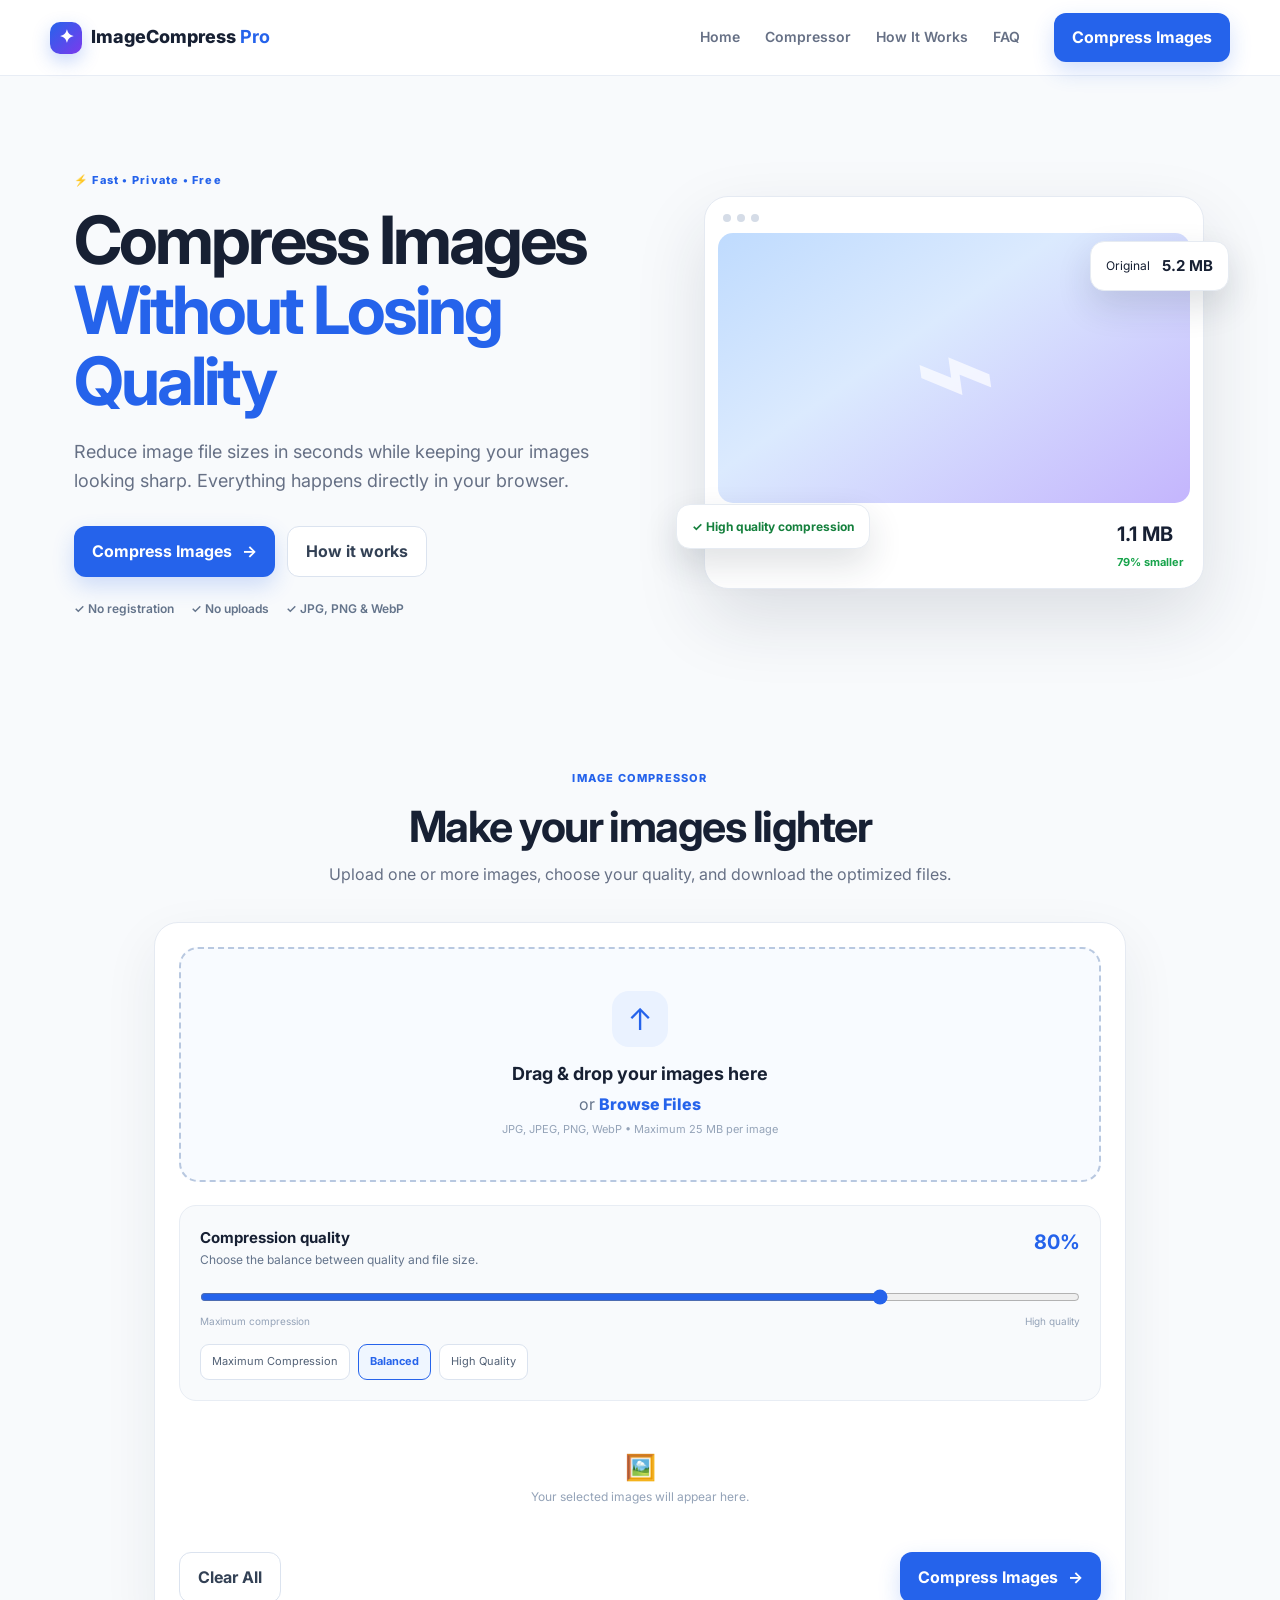
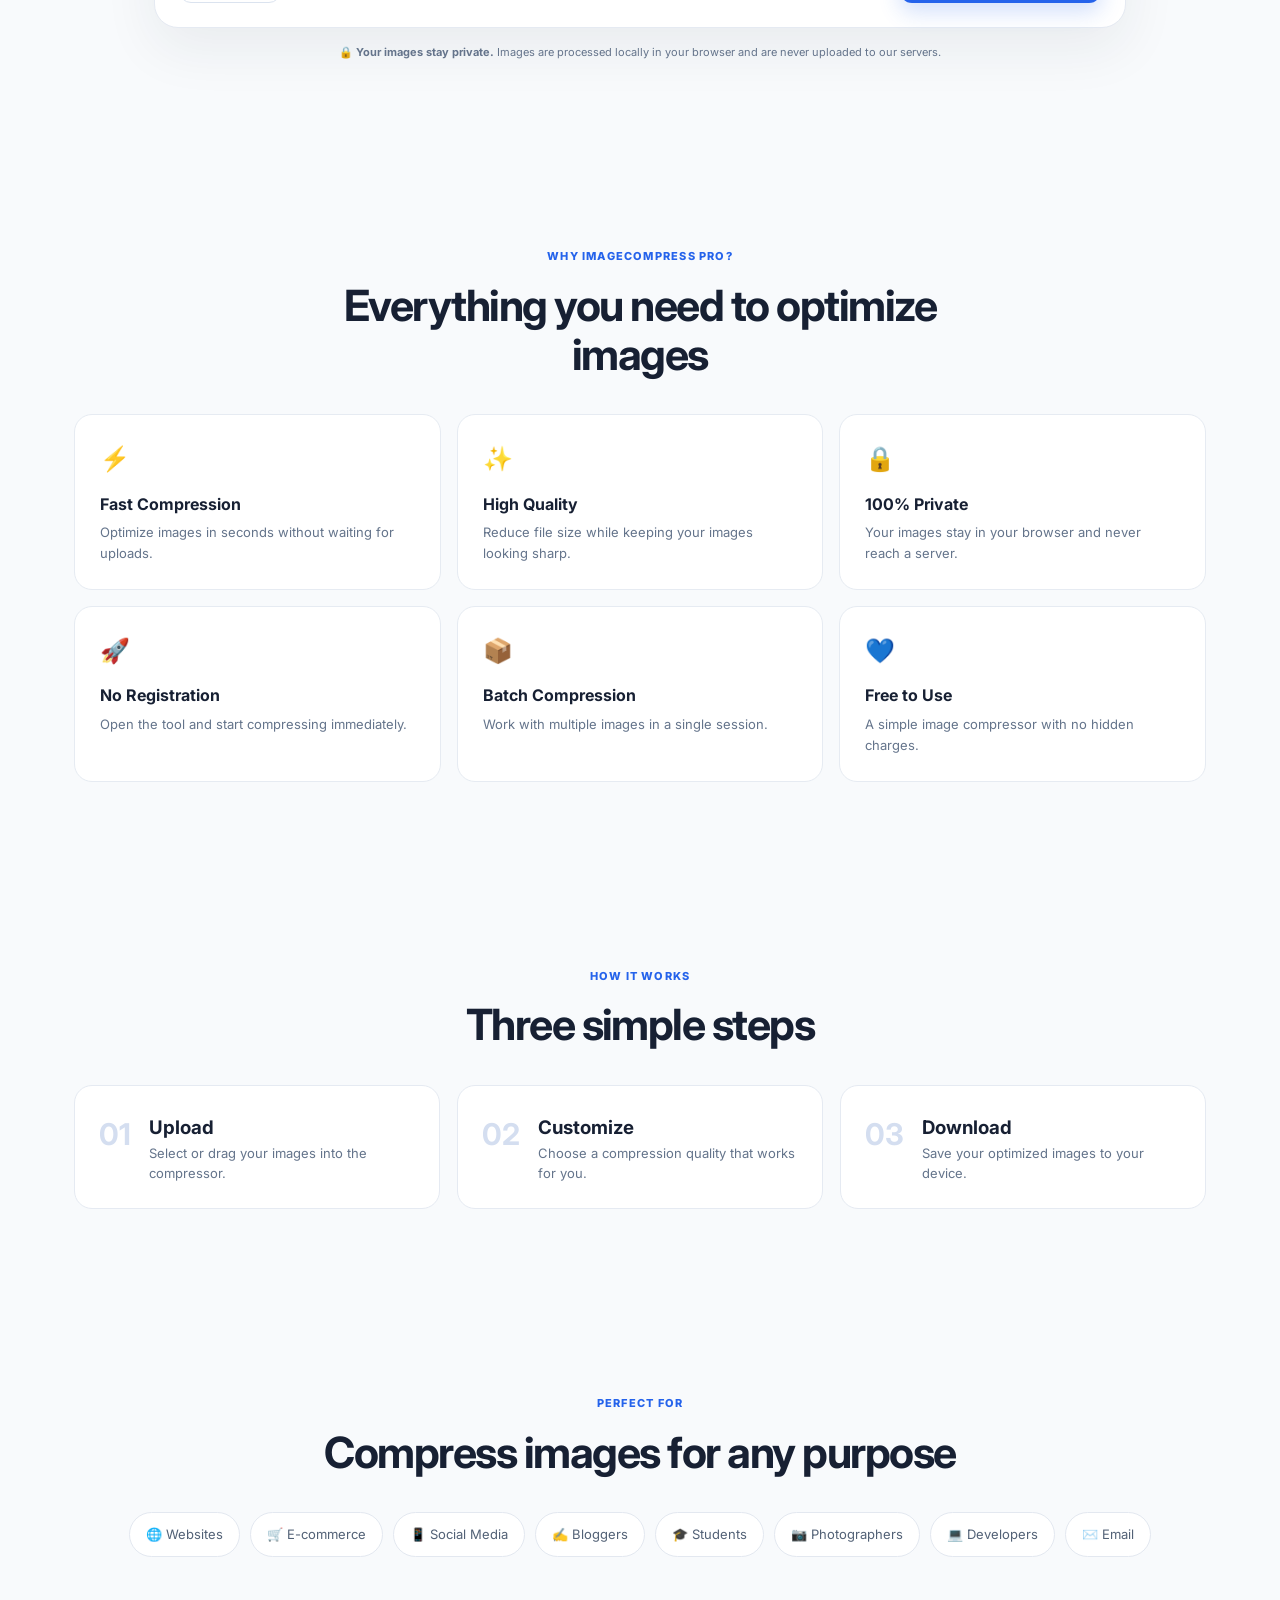
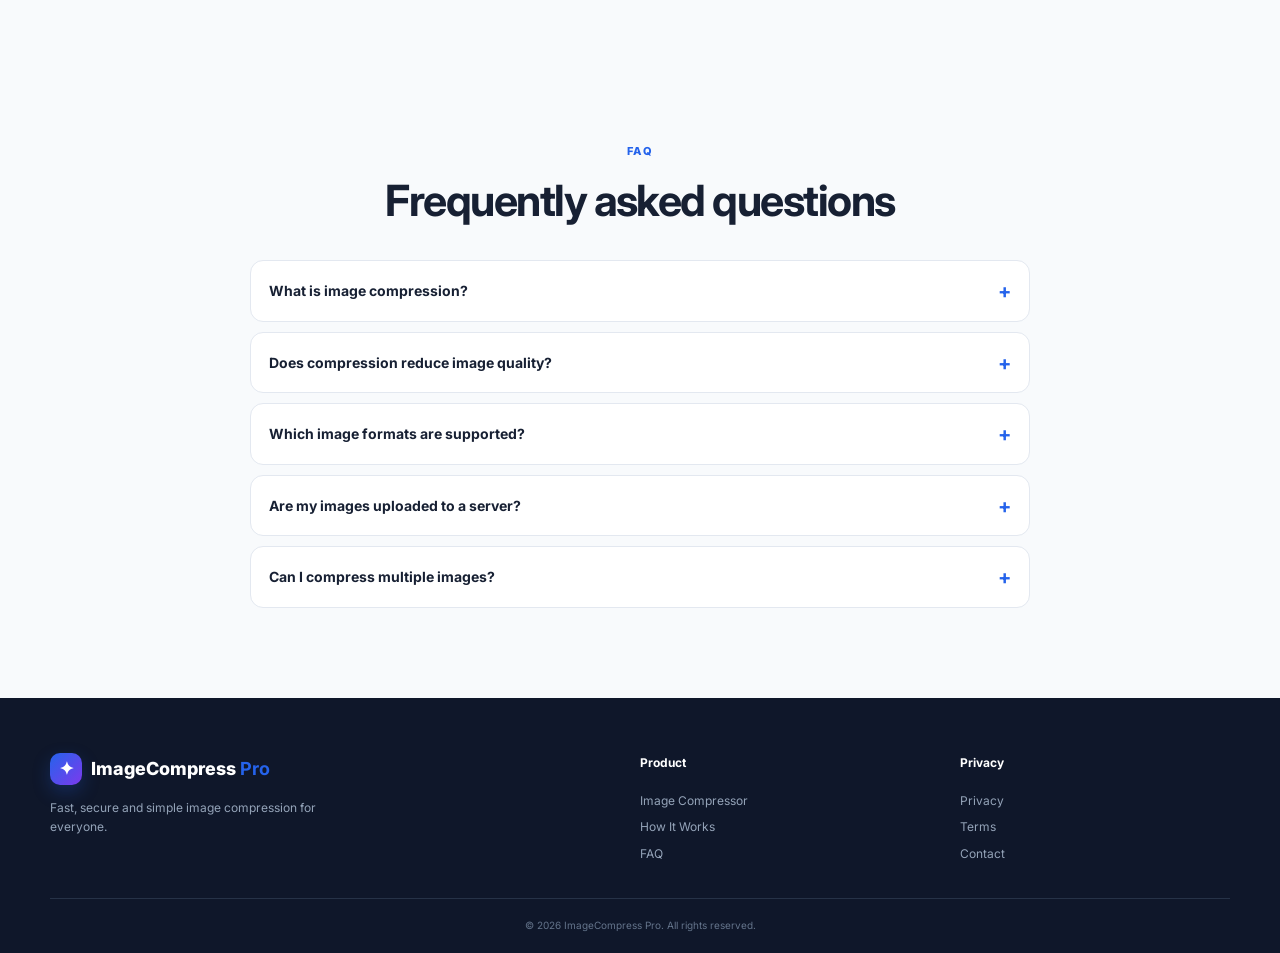
<file: index.html>
<!DOCTYPE html>
<html lang="en">

<head>
    <meta charset="UTF-8">

    <meta name="viewport" content="width=device-width, initial-scale=1.0">

    <meta name="description"
        content="Compress JPG, PNG and WebP images online for free. Fast, secure and browser-based.">

    <meta name="theme-color" content="#2563eb">

    <title>ImageCompress Pro — Free Image Compressor</title>


    <!-- Google Font -->
    <link rel="preconnect" href="https://fonts.googleapis.com">

    <link rel="preconnect"
        href="https://fonts.googleapis.com"
        crossorigin>

    <link
        href="https://fonts.googleapis.com/css2?family=Inter:wght@400;500;600;700;800&display=swap"
        rel="stylesheet">


    <!-- CSS -->
    <link rel="stylesheet" href="style.css">

</head>


<body>


    <!-- =========================
         NAVBAR
    ========================== -->

    <header class="navbar">

        <a class="brand" href="#home">

            <span class="brand-icon">✦</span>

            <span>
                ImageCompress <b>Pro</b>
            </span>

        </a>


        <nav id="navMenu">

            <a href="#home">
                Home
            </a>

            <a href="#compressor">
                Compressor
            </a>

            <a href="#how">
                How It Works
            </a>

            <a href="#faq">
                FAQ
            </a>

        </nav>


        <a
            class="nav-cta"
            href="#compressor">

            Compress Images

        </a>


        <button
            class="menu-btn"
            id="menuBtn"
            type="button"
            aria-label="Open menu">

            ☰

        </button>

    </header>



    <!-- =========================
         MAIN
    ========================== -->

    <main id="home">


        <!-- =========================
             HERO
        ========================== -->

        <section class="hero">


            <div class="hero-copy">


                <div class="eyebrow">

                    ⚡ Fast • Private • Free

                </div>


                <h1>

                    Compress Images

                    <br>

                    <span>
                        Without Losing Quality
                    </span>

                </h1>


                <p>

                    Reduce image file sizes in seconds
                    while keeping your images looking sharp.
                    Everything happens directly in your browser.

                </p>


                <div class="hero-actions">


                    <a
                        class="btn primary"
                        href="#compressor">

                        Compress Images

                        <span>→</span>

                    </a>


                    <a
                        class="btn secondary"
                        href="#how">

                        How it works

                    </a>


                </div>


                <div class="trust-row">

                    <span>
                        ✓ No registration
                    </span>

                    <span>
                        ✓ No uploads
                    </span>

                    <span>
                        ✓ JPG, PNG & WebP
                    </span>

                </div>


            </div>



            <!-- Hero Visual -->

            <div class="hero-visual">


                <div class="floating-card card-top">

                    <span>
                        Original
                    </span>

                    <strong>
                        5.2 MB
                    </strong>

                </div>


                <div class="visual-window">


                    <div class="visual-toolbar">

                        <span></span>
                        <span></span>
                        <span></span>

                    </div>


                    <div class="visual-image">

                        <div class="mountain">
                            ⌁
                        </div>

                    </div>


                    <div class="visual-footer">

                        <span>
                            Compressed
                        </span>

                        <strong>
                            1.1 MB
                        </strong>

                        <em>
                            79% smaller
                        </em>

                    </div>


                </div>


                <div class="floating-card card-bottom">

                    ✓ High quality compression

                </div>


            </div>


        </section>



        <!-- =========================
             COMPRESSOR
        ========================== -->

        <section
            class="tool-section"
            id="compressor">


            <div class="section-heading">


                <div class="eyebrow">
                    IMAGE COMPRESSOR
                </div>


                <h2>
                    Make your images lighter
                </h2>


                <p>
                    Upload one or more images,
                    choose your quality,
                    and download the optimized files.
                </p>


            </div>



            <div class="tool-card">


                <!-- Upload Area -->

                <div
                    class="drop-zone"
                    id="dropZone"
                    tabindex="0">


                    <input
                        id="fileInput"
                        type="file"
                        accept="image/jpeg,image/png,image/webp"
                        multiple
                        hidden>


                    <div class="upload-icon">
                        ↑
                    </div>


                    <h3>
                        Drag & drop your images here
                    </h3>


                    <p>

                        or

                        <button
                            class="browse-btn"
                            id="browseBtn"
                            type="button">

                            Browse Files

                        </button>

                    </p>


                    <small>

                        JPG, JPEG, PNG, WebP
                        • Maximum 25 MB per image

                    </small>


                </div>



                <!-- Compression Settings -->

                <div
                    class="settings"
                    id="settings">


                    <div class="setting-head">


                        <div>

                            <h3>
                                Compression quality
                            </h3>

                            <p>
                                Choose the balance between
                                quality and file size.
                            </p>

                        </div>


                        <strong id="qualityValue">
                            80%
                        </strong>


                    </div>


                    <input
                        id="quality"
                        type="range"
                        min="10"
                        max="100"
                        value="80">


                    <div class="range-labels">

                        <span>
                            Maximum compression
                        </span>

                        <span>
                            High quality
                        </span>

                    </div>


                    <div class="presets">


                        <button
                            type="button"
                            data-quality="45">

                            Maximum Compression

                        </button>


                        <button
                            type="button"
                            class="active"
                            data-quality="80">

                            Balanced

                        </button>


                        <button
                            type="button"
                            data-quality="92">

                            High Quality

                        </button>


                    </div>


                </div>



                <!-- File List -->

                <div
                    class="file-list"
                    id="fileList">

                </div>



                <!-- Empty State -->

                <div
                    class="empty-state"
                    id="emptyState">


                    <div>
                        🖼️
                    </div>


                    <p>
                        Your selected images will appear here.
                    </p>


                </div>



                <!-- Action Buttons -->

                <div
                    class="actions"
                    id="actions"
                    hidden>


                    <button
                        class="btn secondary"
                        id="clearBtn"
                        type="button">

                        Clear All

                    </button>


                    <button
                        class="btn primary"
                        id="compressBtn"
                        type="button">

                        Compress Images

                        <span>
                            →
                        </span>

                    </button>


                </div>



                <!-- Compression Summary -->

                <div
                    class="summary"
                    id="summary"
                    hidden>


                    <div class="summary-title">


                        <span>
                            ✓
                        </span>


                        <div>

                            <h3>
                                Compression Complete
                            </h3>

                            <p>
                                Your optimized images are ready.
                            </p>

                        </div>


                    </div>



                    <!-- Stats -->

                    <div class="stats">


                        <div>

                            <span>
                                Original Size
                            </span>

                            <strong id="originalTotal">
                                0 B
                            </strong>

                        </div>


                        <div>

                            <span>
                                Compressed Size
                            </span>

                            <strong id="compressedTotal">
                                0 B
                            </strong>

                        </div>


                        <div>

                            <span>
                                Total Saved
                            </span>

                            <strong id="savedTotal">
                                0 B
                            </strong>

                        </div>


                        <div>

                            <span>
                                Reduction
                            </span>

                            <strong id="reductionTotal">
                                0%
                            </strong>

                        </div>


                    </div>



                    <!-- Summary Actions -->

                    <div class="summary-actions">


                        <button
                            class="btn secondary"
                            id="compressMoreBtn"
                            type="button">

                            Compress More

                        </button>


                        <button
                            class="btn primary"
                            id="downloadBtn"
                            type="button">

                            Download

                        </button>


                    </div>


                </div>


            </div>



            <!-- Privacy -->

            <p class="privacy-note">

                🔒

                <b>
                    Your images stay private.
                </b>

                Images are processed locally in your browser
                and are never uploaded to our servers.

            </p>


        </section>



        <!-- =========================
             FEATURES
        ========================== -->

        <section class="features section">


            <div class="section-heading">


                <div class="eyebrow">
                    WHY IMAGECOMPRESS PRO?
                </div>


                <h2>
                    Everything you need to optimize images
                </h2>


            </div>



            <div class="feature-grid">


                <article>

                    <span>
                        ⚡
                    </span>

                    <h3>
                        Fast Compression
                    </h3>

                    <p>
                        Optimize images in seconds
                        without waiting for uploads.
                    </p>

                </article>



                <article>

                    <span>
                        ✨
                    </span>

                    <h3>
                        High Quality
                    </h3>

                    <p>
                        Reduce file size while keeping
                        your images looking sharp.
                    </p>

                </article>



                <article>

                    <span>
                        🔒
                    </span>

                    <h3>
                        100% Private
                    </h3>

                    <p>
                        Your images stay in your browser
                        and never reach a server.
                    </p>

                </article>



                <article>

                    <span>
                        🚀
                    </span>

                    <h3>
                        No Registration
                    </h3>

                    <p>
                        Open the tool and start compressing
                        immediately.
                    </p>

                </article>



                <article>

                    <span>
                        📦
                    </span>

                    <h3>
                        Batch Compression
                    </h3>

                    <p>
                        Work with multiple images
                        in a single session.
                    </p>

                </article>



                <article>

                    <span>
                        💙
                    </span>

                    <h3>
                        Free to Use
                    </h3>

                    <p>
                        A simple image compressor
                        with no hidden charges.
                    </p>

                </article>


            </div>


        </section>



        <!-- =========================
             HOW IT WORKS
        ========================== -->

        <section
            class="how section"
            id="how">


            <div class="section-heading">

                <div class="eyebrow">
                    HOW IT WORKS
                </div>

                <h2>
                    Three simple steps
                </h2>

            </div>



            <div class="steps">


                <div class="step">


                    <b>
                        01
                    </b>


                    <div>

                        <h3>
                            Upload
                        </h3>

                        <p>
                            Select or drag your images
                            into the compressor.
                        </p>

                    </div>


                </div>



                <div class="step">


                    <b>
                        02
                    </b>


                    <div>

                        <h3>
                            Customize
                        </h3>

                        <p>
                            Choose a compression quality
                            that works for you.
                        </p>

                    </div>


                </div>



                <div class="step">


                    <b>
                        03
                    </b>


                    <div>

                        <h3>
                            Download
                        </h3>

                        <p>
                            Save your optimized images
                            to your device.
                        </p>

                    </div>


                </div>


            </div>


        </section>



        <!-- =========================
             USES
        ========================== -->

        <section class="uses section">


            <div class="section-heading">


                <div class="eyebrow">
                    PERFECT FOR
                </div>


                <h2>
                    Compress images for any purpose
                </h2>


            </div>



            <div class="chips">


                <span>
                    🌐 Websites
                </span>


                <span>
                    🛒 E-commerce
                </span>


                <span>
                    📱 Social Media
                </span>


                <span>
                    ✍️ Bloggers
                </span>


                <span>
                    🎓 Students
                </span>


                <span>
                    📷 Photographers
                </span>


                <span>
                    💻 Developers
                </span>


                <span>
                    ✉️ Email
                </span>


            </div>


        </section>



        <!-- =========================
             FAQ
        ========================== -->

        <section
            class="faq section"
            id="faq">


            <div class="section-heading">


                <div class="eyebrow">
                    FAQ
                </div>


                <h2>
                    Frequently asked questions
                </h2>


            </div>



            <div class="faq-list">


                <button
                    class="faq-item"
                    type="button">


                    <span>
                        What is image compression?
                    </span>


                    <b>
                        +
                    </b>


                    <p>

                        Image compression reduces
                        the amount of data needed to
                        store an image, making the file
                        smaller and easier to share or
                        load on websites.

                    </p>


                </button>



                <button
                    class="faq-item"
                    type="button">


                    <span>
                        Does compression reduce image quality?
                    </span>


                    <b>
                        +
                    </b>


                    <p>

                        Lossy compression can reduce
                        some visual information.
                        Our quality slider lets you
                        choose the balance you prefer.

                    </p>


                </button>



                <button
                    class="faq-item"
                    type="button">


                    <span>
                        Which image formats are supported?
                    </span>


                    <b>
                        +
                    </b>


                    <p>

                        JPG, JPEG, PNG and WebP files
                        are supported.

                    </p>


                </button>



                <button
                    class="faq-item"
                    type="button">


                    <span>
                        Are my images uploaded to a server?
                    </span>


                    <b>
                        +
                    </b>


                    <p>

                        No. Compression is performed
                        locally in your browser.

                    </p>


                </button>



                <button
                    class="faq-item"
                    type="button">


                    <span>
                        Can I compress multiple images?
                    </span>


                    <b>
                        +
                    </b>


                    <p>

                        Yes. Select multiple files
                        and compress them together.

                    </p>


                </button>


            </div>


        </section>


    </main>



    <!-- =========================
         FOOTER
    ========================== -->

    <footer>


        <div class="footer-main">


            <div>


                <a
                    class="brand"
                    href="#home">


                    <span class="brand-icon">
                        ✦
                    </span>


                    <span>
                        ImageCompress <b>Pro</b>
                    </span>


                </a>


                <p>
                    Fast, secure and simple image
                    compression for everyone.
                </p>


            </div>



            <div>


                <h4>
                    Product
                </h4>


                <a href="#compressor">
                    Image Compressor
                </a>


                <a href="#how">
                    How It Works
                </a>


                <a href="#faq">
                    FAQ
                </a>


            </div>



            <div>


                <h4>
                    Privacy
                </h4>


                <a href="#">
                    Privacy
                </a>


                <a href="#">
                    Terms
                </a>


                <a href="#">
                    Contact
                </a>


            </div>


        </div>



        <div class="copyright">

            © 2026 ImageCompress Pro.
            All rights reserved.

        </div>


    </footer>



    <!-- =========================
         JAVASCRIPT
    ========================== -->

    <script src="script.js"></script>


</body>

</html>
</file>
<file: style.css>
*{box-sizing:border-box;margin:0;padding:0}html{scroll-behavior:smooth}body{font-family:Inter,Arial,sans-serif;color:#172033;background:#f8fafc;line-height:1.6}a{text-decoration:none;color:inherit}button,input{font:inherit}.navbar{height:76px;background:rgba(255,255,255,.92);backdrop-filter:blur(14px);border-bottom:1px solid #e8edf5;display:flex;align-items:center;gap:34px;padding:0 max(24px,calc((100% - 1180px)/2));position:sticky;top:0;z-index:20}.brand{display:flex;align-items:center;gap:9px;font-weight:800;font-size:18px;white-space:nowrap}.brand b{color:#2563eb}.brand-icon{width:32px;height:32px;border-radius:10px;display:grid;place-items:center;color:#fff;background:linear-gradient(135deg,#2563eb,#7c3aed);box-shadow:0 7px 18px rgba(37,99,235,.25)}nav{display:flex;gap:25px;margin-left:auto}nav a{font-size:14px;color:#667085;font-weight:600}nav a:hover{color:#2563eb}.nav-cta,.btn{display:inline-flex;align-items:center;justify-content:center;gap:10px;border:0;border-radius:12px;padding:12px 18px;font-weight:700;cursor:pointer;transition:.2s}.nav-cta,.primary{background:#2563eb;color:#fff;box-shadow:0 9px 22px rgba(37,99,235,.2)}.nav-cta:hover,.primary:hover{background:#1d4ed8;transform:translateY(-1px)}.secondary{background:#fff;color:#334155;border:1px solid #dbe3ef}.secondary:hover{border-color:#aebbd0;background:#f8fafc}.menu-btn{display:none;border:0;background:none;font-size:24px;color:#334155}.hero{max-width:1180px;margin:auto;min-height:590px;padding:90px 24px 70px;display:grid;grid-template-columns:1.05fr .95fr;align-items:center;gap:70px}.eyebrow{display:inline-flex;color:#2563eb;font-weight:800;letter-spacing:.11em;font-size:11px;margin-bottom:15px}.hero h1{font-size:clamp(42px,5.2vw,68px);line-height:1.06;letter-spacing:-.045em;margin-bottom:22px}.hero h1 span{color:#2563eb}.hero-copy>p{font-size:18px;color:#667085;max-width:590px}.hero-actions{display:flex;gap:12px;margin:30px 0 22px}.trust-row{display:flex;gap:17px;flex-wrap:wrap;color:#64748b;font-size:12px;font-weight:600}.hero-visual{position:relative;max-width:500px;margin:auto;width:100%}.visual-window{background:#fff;border:1px solid #e5eaf2;border-radius:24px;overflow:hidden;box-shadow:0 30px 70px rgba(30,41,59,.13);padding:13px}.visual-toolbar{display:flex;gap:6px;padding:4px 5px 11px}.visual-toolbar span{width:8px;height:8px;background:#d5dce7;border-radius:50%}.visual-image{height:270px;border-radius:15px;background:linear-gradient(145deg,#bfdbfe,#dbeafe 40%,#c4b5fd);display:grid;place-items:center;overflow:hidden}.mountain{font-size:140px;color:rgba(255,255,255,.7);transform:rotate(-8deg)}.visual-footer{display:grid;grid-template-columns:1fr auto;gap:4px;padding:15px 7px 4px}.visual-footer span{font-size:12px;color:#64748b}.visual-footer strong{font-size:20px}.visual-footer em{grid-column:2;color:#16a34a;font-size:11px;font-style:normal;font-weight:700}.floating-card{position:absolute;background:#fff;border:1px solid #e6ebf2;box-shadow:0 15px 35px rgba(30,41,59,.14);border-radius:14px;padding:12px 15px;display:flex;gap:12px;align-items:center;font-size:12px}.card-top{right:-25px;top:45px}.card-top strong{font-size:15px}.card-bottom{left:-28px;bottom:40px;color:#15803d;font-weight:700}.tool-section{max-width:1020px;margin:0 auto;padding:75px 24px 90px}.section-heading{text-align:center;max-width:700px;margin:0 auto 35px}.section-heading h2{font-size:clamp(30px,4vw,43px);letter-spacing:-.035em;line-height:1.15}.section-heading p{color:#667085;margin-top:10px}.tool-card{background:#fff;border:1px solid #e5eaf2;border-radius:24px;padding:24px;box-shadow:0 20px 55px rgba(30,41,59,.07)}.drop-zone{border:2px dashed #b8c8e0;background:#f8fbff;border-radius:19px;min-height:235px;display:grid;place-items:center;align-content:center;text-align:center;padding:30px;transition:.2s;cursor:pointer}.drop-zone.dragging{border-color:#2563eb;background:#eff6ff;transform:scale(1.005)}.upload-icon{width:56px;height:56px;border-radius:17px;background:#eaf2ff;color:#2563eb;display:grid;place-items:center;font-size:30px;margin-bottom:13px}.drop-zone h3{font-size:18px}.drop-zone p{color:#64748b;margin:3px 0}.browse-btn{border:0;background:none;color:#2563eb;font-weight:800;cursor:pointer}.drop-zone small{color:#94a3b8;font-size:11px}.settings{margin-top:23px;padding:20px;background:#f8fafc;border-radius:17px;border:1px solid #e8edf4}.setting-head{display:flex;justify-content:space-between;align-items:start}.setting-head h3{font-size:15px}.setting-head p{font-size:12px;color:#64748b}.setting-head strong{color:#2563eb;font-size:20px}#quality{width:100%;accent-color:#2563eb;margin:20px 0 3px}.range-labels{display:flex;justify-content:space-between;color:#94a3b8;font-size:10px}.presets{display:flex;gap:8px;margin-top:15px;flex-wrap:wrap}.presets button{border:1px solid #dbe3ef;background:#fff;border-radius:9px;padding:8px 11px;font-size:11px;color:#526176;cursor:pointer}.presets button.active{border-color:#2563eb;color:#2563eb;background:#eff6ff;font-weight:700}.file-list{display:grid;gap:12px;margin-top:20px}.file-item{display:grid;grid-template-columns:65px 1fr auto;gap:14px;align-items:center;padding:12px;border:1px solid #e5eaf2;border-radius:15px;background:#fff}.thumb{width:65px;height:58px;object-fit:cover;border-radius:10px;background:#eef2f7}.file-name{font-size:13px;font-weight:700;overflow:hidden;text-overflow:ellipsis;white-space:nowrap}.file-meta{font-size:11px;color:#7a8799;margin-top:2px}.file-result{font-size:11px;color:#16a34a;font-weight:700;margin-top:3px}.remove-file{border:0;background:#f1f5f9;color:#64748b;width:31px;height:31px;border-radius:8px;cursor:pointer}.download-one{border:1px solid #cbd8ea;background:#fff;color:#2563eb;padding:7px 9px;border-radius:8px;font-size:11px;font-weight:700;cursor:pointer}.empty-state{text-align:center;color:#94a3b8;font-size:12px;padding:26px}.empty-state div{font-size:25px}.actions{display:flex;justify-content:space-between;gap:10px;margin-top:20px}.summary{margin-top:20px;border:1px solid #cfead8;background:#f7fdf9;border-radius:18px;padding:20px}.summary-title{display:flex;gap:12px;align-items:center}.summary-title>span{width:38px;height:38px;border-radius:50%;background:#dcfce7;color:#16a34a;display:grid;place-items:center;font-weight:900}.summary-title h3{font-size:16px}.summary-title p{font-size:11px;color:#64748b}.stats{display:grid;grid-template-columns:repeat(4,1fr);gap:10px;margin:20px 0}.stats div{background:#fff;border:1px solid #e2ece5;border-radius:12px;padding:12px}.stats span{display:block;color:#7a8799;font-size:10px}.stats strong{font-size:16px}.stats div:last-child strong{color:#16a34a}.summary-actions{display:flex;justify-content:flex-end;gap:10px}.privacy-note{text-align:center;color:#64748b;font-size:11px;margin-top:16px}.section{max-width:1180px;margin:auto;padding:90px 24px}.features{background:#f8fafc}.feature-grid{display:grid;grid-template-columns:repeat(3,1fr);gap:16px}.feature-grid article{background:#fff;border:1px solid #e6ebf2;border-radius:18px;padding:25px}.feature-grid article>span{font-size:24px}.feature-grid h3{font-size:16px;margin:13px 0 5px}.feature-grid p,.step p{font-size:13px;color:#64748b}.steps{display:grid;grid-template-columns:repeat(3,1fr);gap:17px}.step{display:flex;gap:18px;background:#fff;border:1px solid #e5eaf2;border-radius:18px;padding:24px}.step>b{font-size:30px;color:#d4def0}.step h3{margin-top:3px}.chips{display:flex;justify-content:center;flex-wrap:wrap;gap:10px}.chips span{background:#fff;border:1px solid #e3e8f0;padding:11px 16px;border-radius:99px;font-size:13px;color:#526176}.faq-list{max-width:780px;margin:auto;display:grid;gap:10px}.faq-item{position:relative;text-align:left;width:100%;background:#fff;border:1px solid #e3e8f0;border-radius:13px;padding:17px 48px 17px 18px;color:#172033;cursor:pointer}.faq-item>span{font-weight:700;font-size:14px}.faq-item>b{position:absolute;right:18px;top:14px;font-size:20px;color:#2563eb}.faq-item p{display:none;color:#64748b;font-size:12px;margin-top:9px}.faq-item.open p{display:block}.faq-item.open>b{transform:rotate(45deg)}footer{background:#0f172a;color:#cbd5e1;padding:55px max(24px,calc((100% - 1180px)/2)) 20px}.footer-main{display:grid;grid-template-columns:2fr 1fr 1fr;gap:50px}.footer-main .brand{color:#fff;margin-bottom:13px}.footer-main p{font-size:12px;max-width:280px;color:#94a3b8}.footer-main h4{color:#fff;font-size:12px;margin-bottom:12px}.footer-main>div:not(:first-child){display:flex;flex-direction:column;gap:7px}.footer-main a:not(.brand){font-size:12px;color:#94a3b8}.copyright{border-top:1px solid #263247;margin-top:35px;padding-top:18px;color:#64748b;font-size:10px;text-align:center}@media(max-width:800px){.navbar{gap:15px}.navbar nav,.nav-cta{display:none}.menu-btn{display:block;margin-left:auto}.navbar nav.mobile-open{display:flex;position:absolute;top:76px;left:0;right:0;background:#fff;border-bottom:1px solid #e5eaf2;padding:18px 24px;flex-direction:column;gap:14px}.hero{grid-template-columns:1fr;padding-top:65px;gap:45px}.hero-visual{max-width:460px}.feature-grid,.steps{grid-template-columns:1fr 1fr}.footer-main{grid-template-columns:1fr 1fr}.footer-main>div:first-child{grid-column:1/-1}}@media(max-width:560px){.navbar{padding:0 18px}.hero,.tool-section,.section{padding-left:18px;padding-right:18px}.hero h1{font-size:43px}.hero-copy>p{font-size:15px}.hero-actions{flex-direction:column}.hero-actions .btn{width:100%}.floating-card{display:none}.tool-card{padding:13px}.drop-zone{min-height:210px;padding:20px}.presets button{flex:1}.file-item{grid-template-columns:50px 1fr auto}.thumb{width:50px;height:48px}.file-item .download-one{grid-column:2/-1}.stats{grid-template-columns:1fr 1fr}.actions,.summary-actions{flex-direction:column}.actions .btn,.summary-actions .btn{width:100%}.feature-grid,.steps{grid-template-columns:1fr}.footer-main{grid-template-columns:1fr}.footer-main>div:first-child{grid-column:auto}}
</file>
